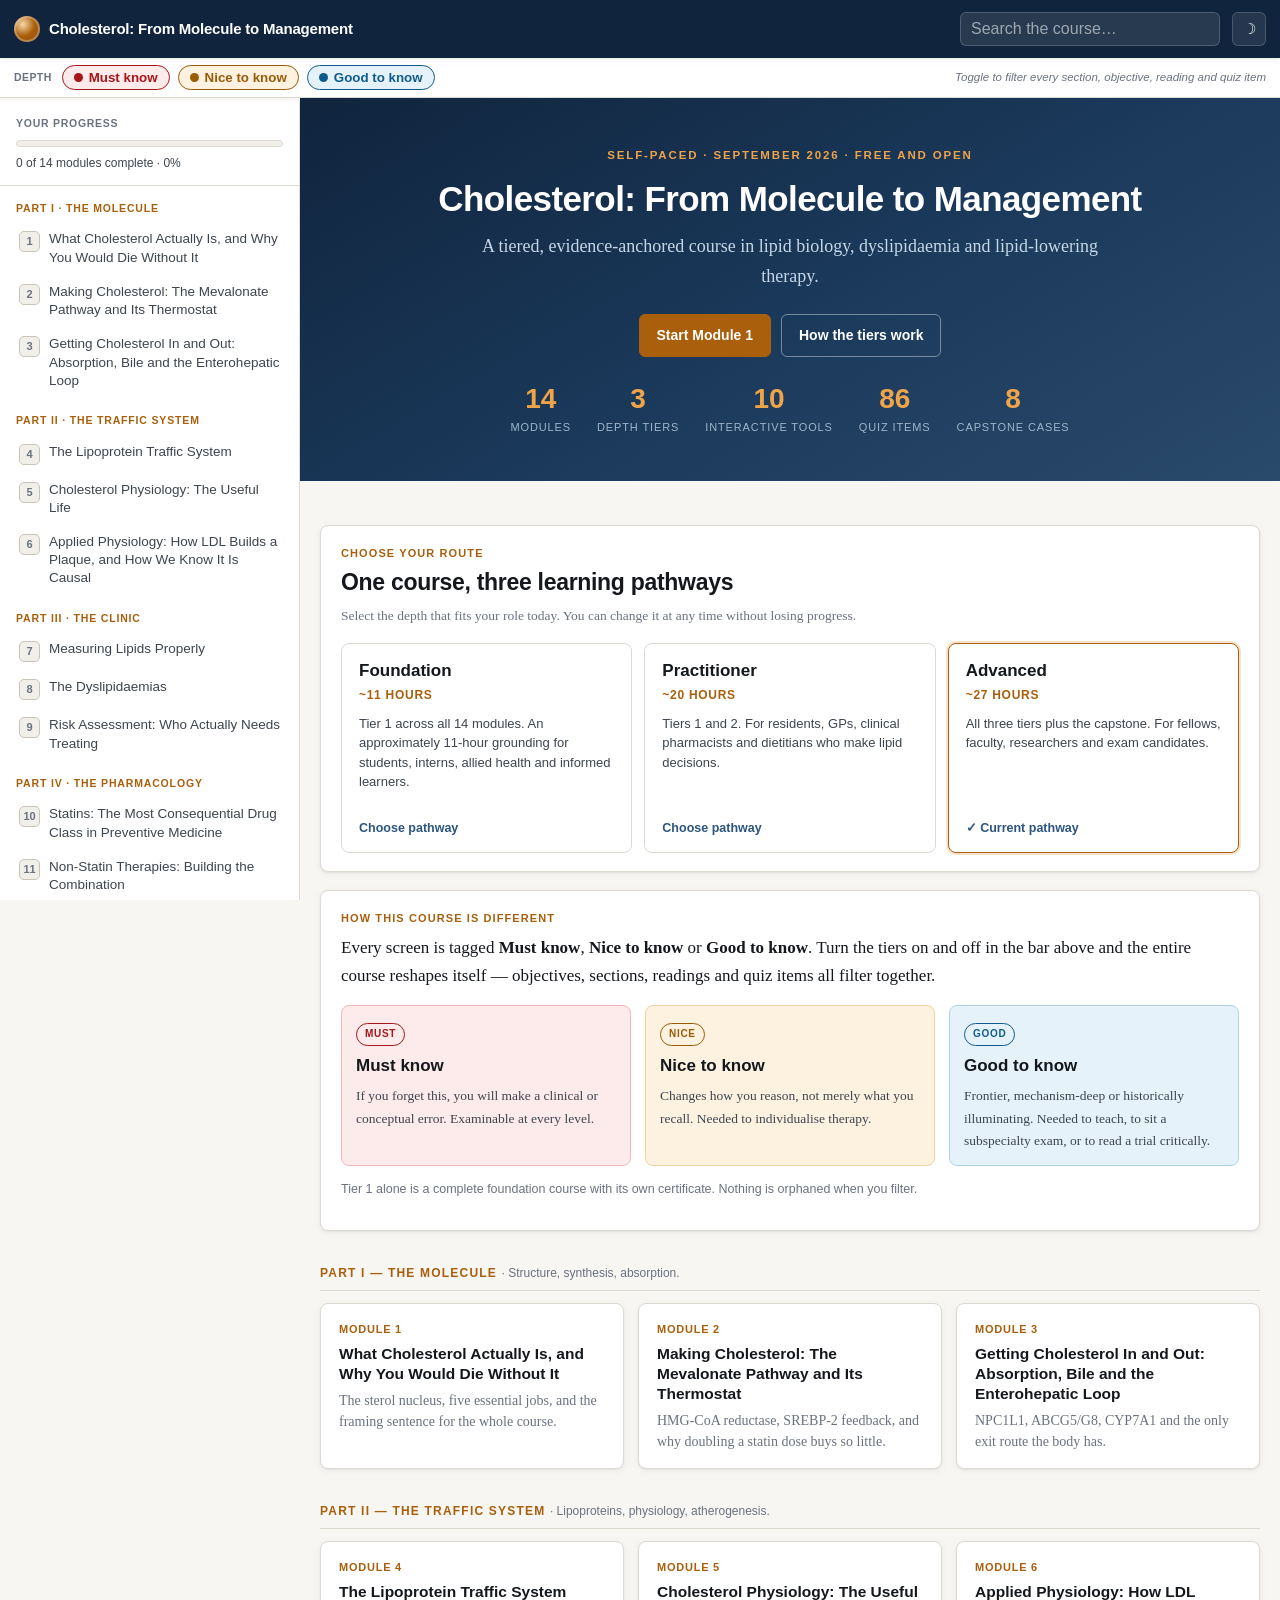
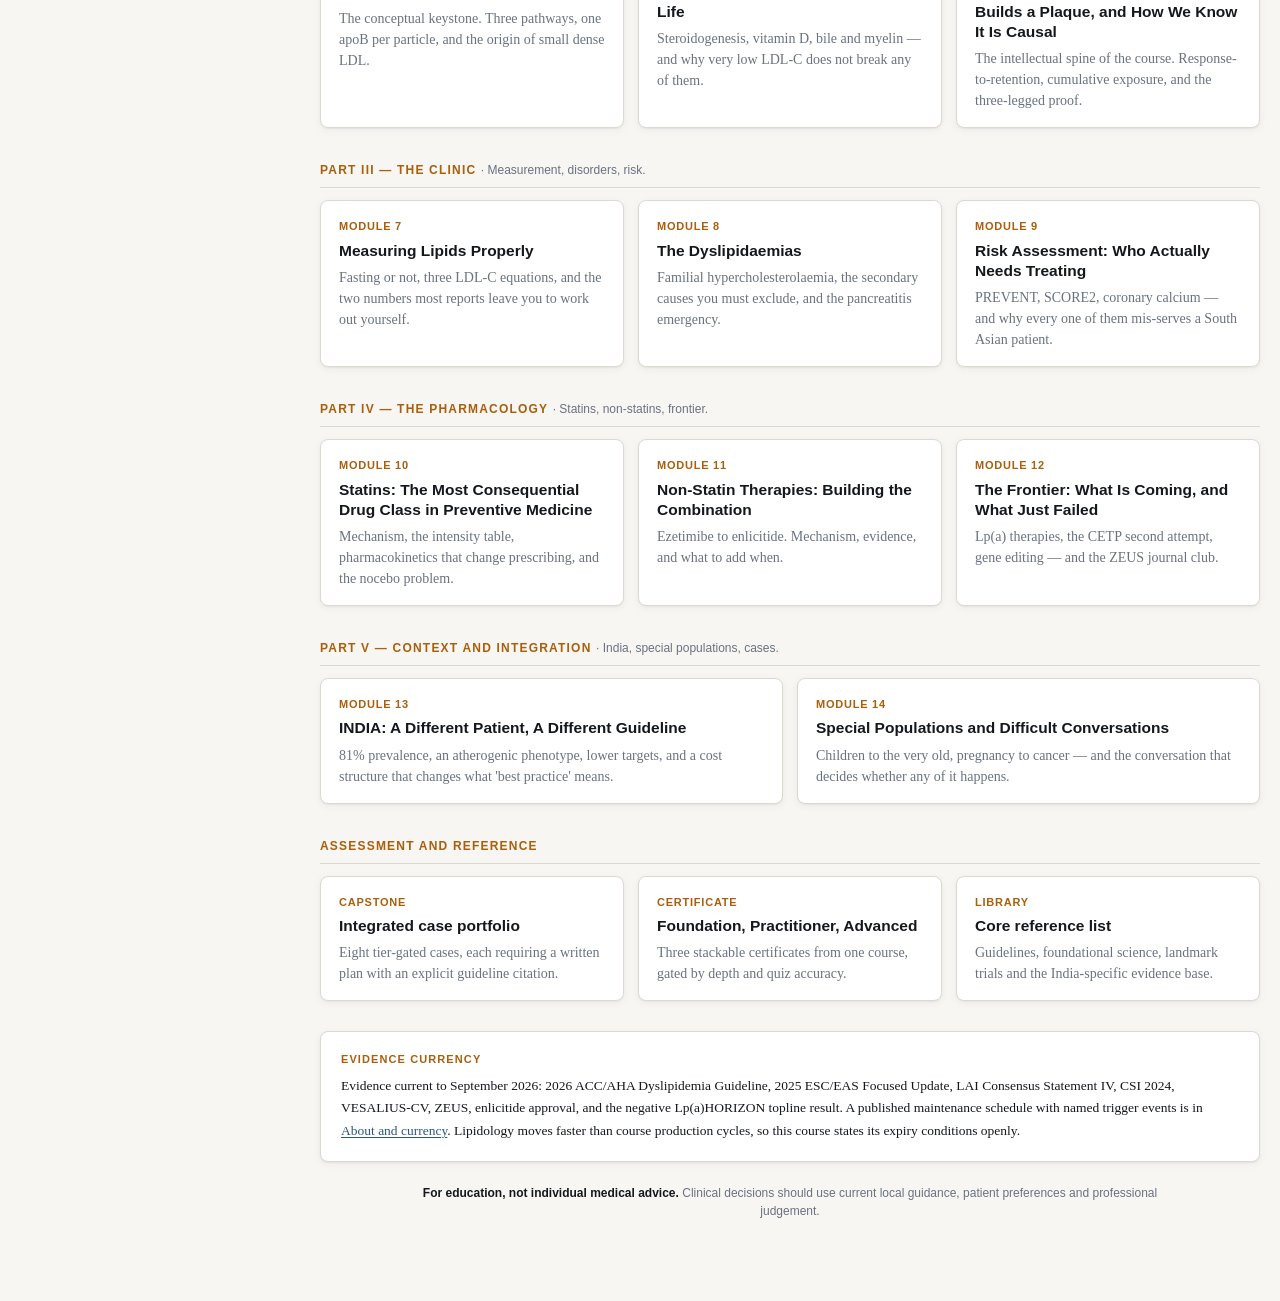
<file: index.html>
<!DOCTYPE html>
<html lang="en" data-theme="light">
<head>
<meta charset="utf-8">
<meta name="viewport" content="width=device-width, initial-scale=1, viewport-fit=cover">
<title>Cholesterol: From Molecule to Management</title>
<meta name="description" content="A free, tiered course in lipid biology, dyslipidaemia and lipid-lowering therapy, with interactive tools, clinical cases and a dedicated India module. Evidence current to September 2026.">
<meta name="author" content="Vikram S Kumar">
<meta name="robots" content="index, follow">
<link rel="canonical" href="https://vikramsakaleshpurkumar-byte.github.io/vikkypaedia-cholesterol-module-byte.github.io/">
<meta name="theme-color" content="#10243d" media="(prefers-color-scheme: light)">
<meta name="theme-color" content="#0b1622" media="(prefers-color-scheme: dark)">

<!-- Installable web app -->
<link rel="manifest" href="manifest.webmanifest">
<meta name="mobile-web-app-capable" content="yes">
<meta name="apple-mobile-web-app-capable" content="yes">
<meta name="apple-mobile-web-app-status-bar-style" content="black-translucent">
<meta name="apple-mobile-web-app-title" content="Cholesterol">
<link rel="apple-touch-icon" href="icon.svg">

<!-- Open Graph: makes shared links render properly in WhatsApp, Telegram, LinkedIn -->
<meta property="og:type" content="website">
<meta property="og:title" content="Cholesterol: From Molecule to Management">
<meta property="og:description" content="From the mevalonate pathway to the 2026 ACC/AHA guideline. Three depth tiers in one course. Free, open, works offline.">
<meta property="og:url" content="https://vikramsakaleshpurkumar-byte.github.io/vikkypaedia-cholesterol-module-byte.github.io/">
<meta property="og:image" content="https://vikramsakaleshpurkumar-byte.github.io/vikkypaedia-cholesterol-module-byte.github.io/social-card.png">
<meta property="og:image:width" content="1200">
<meta property="og:image:height" content="630">
<meta property="og:image:alt" content="Cholesterol: From Molecule to Management — a free, evidence-anchored course">
<meta name="twitter:card" content="summary_large_image">

<link rel="icon" href="icon.svg" type="image/svg+xml">
<link rel="stylesheet" href="assets/style.css">
<script type="application/ld+json">
{
  "@context": "https://schema.org",
  "@type": "Course",
  "name": "Cholesterol: From Molecule to Management",
  "description": "A free, tiered and evidence-anchored course in lipid biology, dyslipidaemia and lipid-lowering therapy.",
  "url": "https://vikramsakaleshpurkumar-byte.github.io/vikkypaedia-cholesterol-module-byte.github.io/",
  "isAccessibleForFree": true,
  "inLanguage": "en",
  "provider": {
    "@type": "Person",
    "name": "Vikram S Kumar",
    "sameAs": "https://orcid.org/0000-0002-1369-7682"
  },
  "hasCourseInstance": {
    "@type": "CourseInstance",
    "courseMode": "online",
    "courseWorkload": "PT11H"
  }
}
</script>
</head>
<body>

<a class="skip-link" href="#main">Skip to course content</a>

<header class="hdr">
  <button class="icon-btn" id="menuBtn" aria-label="Open course menu" aria-expanded="false" aria-controls="sidebar">&#9776;</button>
  <a class="hdr-brand" href="#/">
    <span class="mark" aria-hidden="true"></span>
    <span class="full">Cholesterol: From Molecule to Management</span>
    <span class="abbr">Cholesterol</span>
  </a>
  <span class="hdr-spacer"></span>
  <div class="hdr-search">
    <input type="search" id="search" placeholder="Search the course…" aria-label="Search the course" autocomplete="off">
    <div class="search-results" id="searchResults"></div>
  </div>
  <button class="icon-btn" id="themeBtn" aria-label="Use dark theme" aria-pressed="false">&#9789;</button>
</header>

<div class="tierbar" id="tierbar"></div>

<div class="scrim" id="scrim"></div>

<div class="shell">
  <nav class="sidebar" id="sidebar" aria-label="Course navigation"></nav>
  <main class="main" id="main" tabindex="-1">
    <div class="wrap"><p class="muted">Loading course…</p></div>
  </main>
</div>

<button class="fab" id="topBtn" aria-label="Back to top" title="Back to top">&#8593;</button>

<div id="installBar" role="dialog" aria-label="Install this course">
  <span class="txt"><b>Install for offline study</b><span>Add to your home screen — works without data</span></span>
  <button class="go" id="installGo">Install</button>
  <button class="no" id="installNo" aria-label="Dismiss">&times;</button>
</div>

<noscript>
  <div style="padding:30px;max-width:700px;margin:0 auto;font-family:Georgia,serif">
    <h2>JavaScript is required</h2>
    <p>This course uses JavaScript for the depth tiers, quizzes, interactive tools and progress tracking. Everything runs locally in your browser — nothing is uploaded anywhere. Please enable JavaScript and reload.</p>
  </div>
</noscript>

<script src="assets/content-a.js"></script>
<script src="assets/content-b.js"></script>
<script src="assets/course.js"></script>
<script src="assets/tools.js"></script>
<script src="assets/app.js"></script>
</body>
</html>
</file>
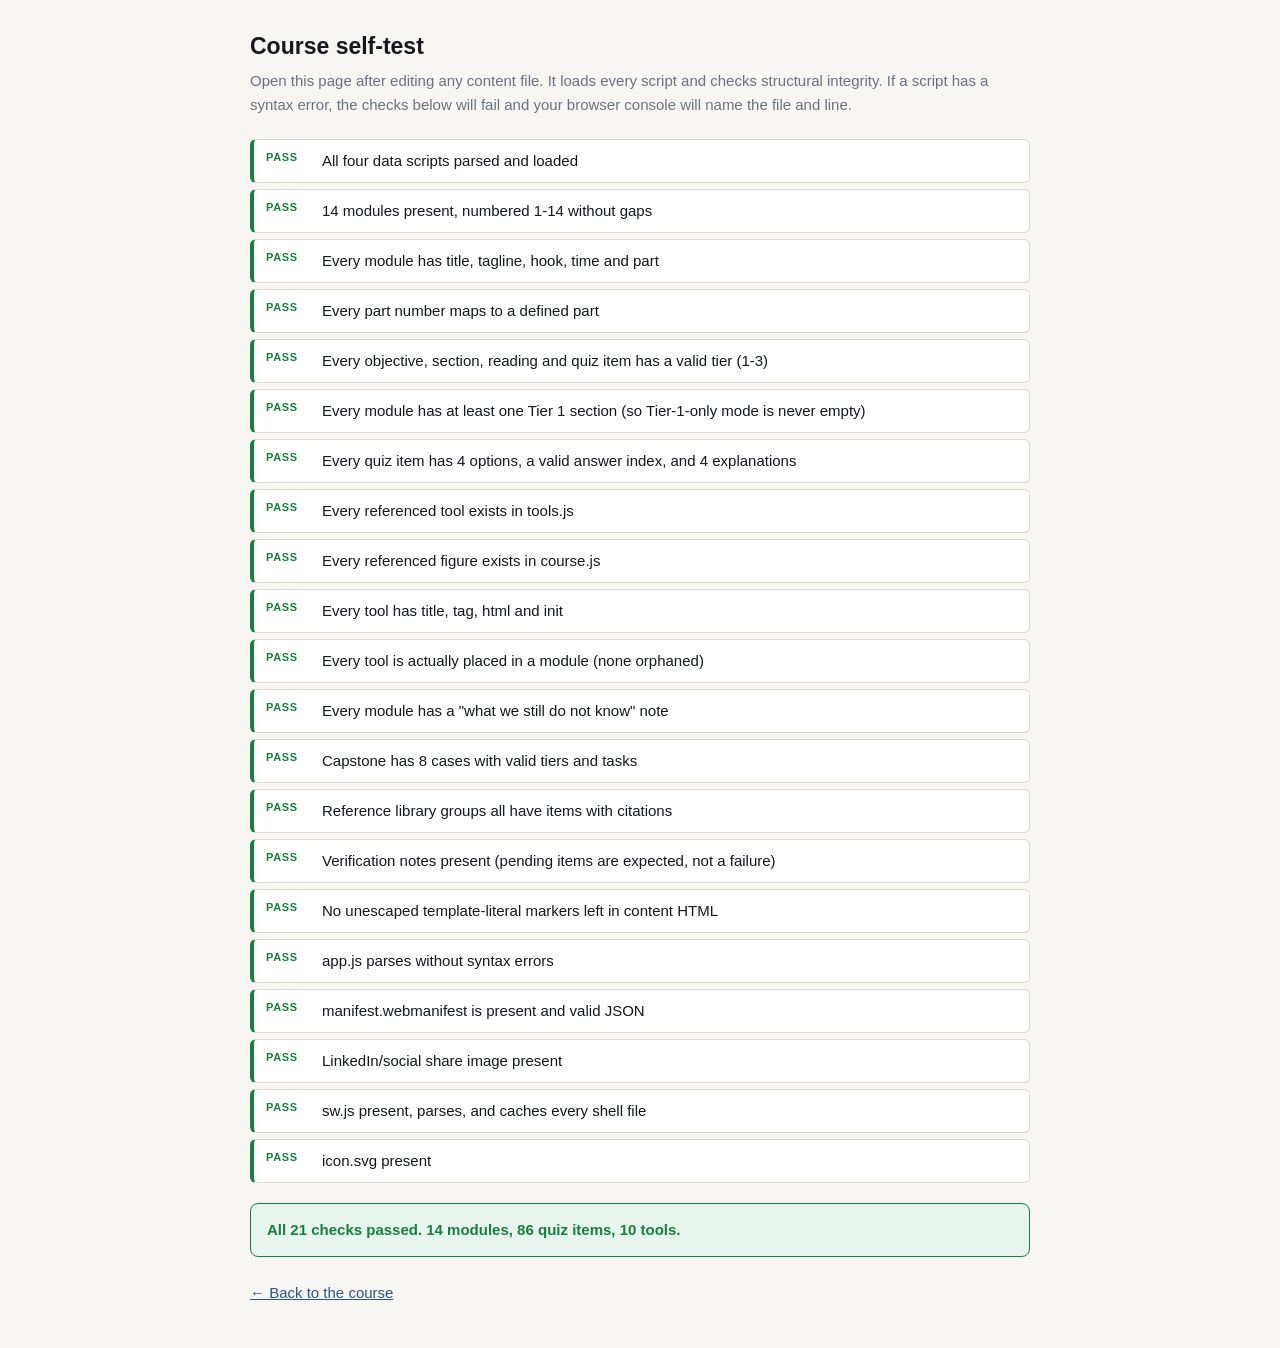
<file: check.html>
<!DOCTYPE html>
<html lang="en">
<head>
<meta charset="utf-8">
<meta name="viewport" content="width=device-width, initial-scale=1">
<title>Self-test — Cholesterol MOOC</title>
<link rel="icon" href="icon.svg" type="image/svg+xml">
<style>
  body{font:15px/1.6 -apple-system,BlinkMacSystemFont,'Segoe UI',Roboto,sans-serif;max-width:780px;margin:0 auto;padding:28px 20px;background:#f7f6f3;color:#14181d}
  h1{font-size:23px;margin:0 0 4px}
  p.sub{color:#6a7280;margin:0 0 22px}
  .row{display:flex;gap:10px;align-items:flex-start;padding:9px 12px;border-radius:6px;margin-bottom:6px;background:#fff;border:1px solid #ddd8d0}
  .row.pass{border-left:4px solid #15803d}
  .row.fail{border-left:4px solid #b91c1c;background:#fdeaea}
  .tag{font-weight:700;font-size:11px;letter-spacing:.06em;flex:none;width:46px}
  .pass .tag{color:#15803d}.fail .tag{color:#b91c1c}
  .sum{padding:14px 16px;border-radius:8px;margin:20px 0;font-weight:600}
  .sum.ok{background:#e7f5ec;border:1px solid #15803d;color:#15803d}
  .sum.bad{background:#fdeaea;border:1px solid #b91c1c;color:#b91c1c}
  code{background:#f1efea;padding:1px 5px;border-radius:4px;font-size:.9em}
  a{color:#2c5580}
</style>
</head>
<body>

<h1>Course self-test</h1>
<p class="sub">Open this page after editing any content file. It loads every script and checks structural integrity. If a script has a syntax error, the checks below will fail and your browser console will name the file and line.</p>

<div id="out"></div>
<div id="sum"></div>

<p style="margin-top:24px"><a href="index.html">&larr; Back to the course</a></p>

<script src="assets/content-a.js" onerror="window.__loadFail='content-a.js'"></script>
<script src="assets/content-b.js" onerror="window.__loadFail='content-b.js'"></script>
<script src="assets/course.js" onerror="window.__loadFail='course.js'"></script>
<script src="assets/tools.js" onerror="window.__loadFail='tools.js'"></script>
<script>
(function(){
  const out = document.getElementById('out');
  let pass = 0, fail = 0;
  function t(name, fn){
    let ok = false, detail = '';
    try { const r = fn(); ok = r === true || r === undefined; if (typeof r === 'string') { ok = false; detail = r; } }
    catch(e){ ok = false; detail = e.message; }
    ok ? pass++ : fail++;
    out.insertAdjacentHTML('beforeend',
      `<div class="row ${ok?'pass':'fail'}"><span class="tag">${ok?'PASS':'FAIL'}</span><span>${name}${detail?' — <code>'+detail+'</code>':''}</span></div>`);
  }

  t('All four data scripts parsed and loaded', () => {
    if (window.__loadFail) return 'failed to load ' + window.__loadFail;
    if (!window.MODULES) return 'window.MODULES missing — syntax error in content-a.js or content-b.js';
    if (!window.COURSE)  return 'window.COURSE missing — syntax error in course.js';
    if (!window.TOOLS)   return 'window.TOOLS missing — syntax error in tools.js';
    if (!window.FIGURES) return 'window.FIGURES missing';
    if (!window.CAPSTONE) return 'window.CAPSTONE missing';
    return true;
  });

  if (!window.MODULES) { render(); return; }

  t('14 modules present, numbered 1-14 without gaps', () => {
    const ids = MODULES.map(m => m.id).sort((a,b)=>a-b);
    if (ids.length !== 14) return ids.length + ' modules found';
    for (let i=0;i<14;i++) if (ids[i] !== i+1) return 'gap or duplicate at position ' + (i+1);
    return true;
  });

  t('Every module has title, tagline, hook, time and part', () => {
    for (const m of MODULES)
      for (const k of ['title','tagline','hook','time','part'])
        if (!m[k]) return `module ${m.id} missing ${k}`;
    return true;
  });

  t('Every part number maps to a defined part', () => {
    const ok = COURSE.parts.map(p => p.n);
    for (const m of MODULES) if (!ok.includes(m.part)) return `module ${m.id} has unknown part ${m.part}`;
    return true;
  });

  t('Every objective, section, reading and quiz item has a valid tier (1-3)', () => {
    for (const m of MODULES){
      for (const o of m.objectives) if (![1,2,3].includes(o.tier)) return `module ${m.id} objective tier ${o.tier}`;
      for (const s of m.sections) if (!s.tool && !s.figure && ![1,2,3].includes(s.tier)) return `module ${m.id} section tier ${s.tier}`;
      for (const r of m.readings) if (![1,2,3].includes(r.tier)) return `module ${m.id} reading tier ${r.tier}`;
      for (const q of m.quiz) if (![1,2,3].includes(q.tier)) return `module ${m.id} quiz tier ${q.tier}`;
    }
    return true;
  });

  t('Every module has at least one Tier 1 section (so Tier-1-only mode is never empty)', () => {
    for (const m of MODULES)
      if (!m.sections.some(s => s.tier === 1)) return `module ${m.id} has no Tier 1 section`;
    return true;
  });

  t('Every quiz item has 4 options, a valid answer index, and 4 explanations', () => {
    for (const m of MODULES) m.quiz.forEach((q,i) => {
      if (!Array.isArray(q.opts) || q.opts.length !== 4) throw new Error(`module ${m.id} q${i+1}: ${q.opts?q.opts.length:0} options`);
      if (!Number.isInteger(q.a) || q.a < 0 || q.a > 3) throw new Error(`module ${m.id} q${i+1}: answer index ${q.a}`);
      if (!Array.isArray(q.why) || q.why.length !== 4) throw new Error(`module ${m.id} q${i+1}: ${q.why?q.why.length:0} explanations, need 4`);
      q.why.forEach((w,j) => { if (!w || w.length < 15) throw new Error(`module ${m.id} q${i+1} option ${'ABCD'[j]}: explanation too short`); });
    });
    return true;
  });

  t('Every referenced tool exists in tools.js', () => {
    for (const m of MODULES) for (const s of m.sections)
      if (s.tool && !window.TOOLS[s.tool]) return `module ${m.id} references missing tool "${s.tool}"`;
    return true;
  });

  t('Every referenced figure exists in course.js', () => {
    for (const m of MODULES) for (const s of m.sections)
      if (s.figure && !window.FIGURES[s.figure]) return `module ${m.id} references missing figure "${s.figure}"`;
    return true;
  });

  t('Every tool has title, tag, html and init', () => {
    for (const k in window.TOOLS){
      const T = window.TOOLS[k];
      for (const f of ['title','tag','html','init']) if (T[f] === undefined) return `tool "${k}" missing ${f}`;
      if (typeof T.init !== 'function') return `tool "${k}" init is not a function`;
    }
    return true;
  });

  t('Every tool is actually placed in a module (none orphaned)', () => {
    const used = new Set();
    MODULES.forEach(m => m.sections.forEach(s => s.tool && used.add(s.tool)));
    const orphans = Object.keys(window.TOOLS).filter(k => !used.has(k));
    return orphans.length ? 'unused: ' + orphans.join(', ') : true;
  });

  t('Every module has a "what we still do not know" note', () => {
    for (const m of MODULES) if (!m.unknown) return `module ${m.id} missing`;
    return true;
  });

  t('Capstone has 8 cases with valid tiers and tasks', () => {
    if (CAPSTONE.length !== 8) return CAPSTONE.length + ' cases';
    for (const c of CAPSTONE){
      if (![1,2,3].includes(c.tier)) return `case ${c.n} tier ${c.tier}`;
      if (!c.asks || !c.asks.length) return `case ${c.n} has no tasks`;
    }
    return true;
  });

  t('Reference library groups all have items with citations', () => {
    for (const g of window.REFERENCES){
      if (!g.items || !g.items.length) return `group "${g.group}" empty`;
      for (const i of g.items) if (!i.cite) return `group "${g.group}" has an item without a citation`;
    }
    return true;
  });

  t('Verification notes present (pending items are expected, not a failure)', () => {
    if (!window.VERIFY_NOTES || !VERIFY_NOTES.pending) return 'missing';
    return true;
  });

  t('No unescaped template-literal markers left in content HTML', () => {
    for (const m of MODULES) for (const s of m.sections)
      if (s.html && s.html.includes('${')) return `module ${m.id} section "${s.h}" contains an unresolved placeholder`;
    return true;
  });

  render();

  // These checks need a real server (fetch is blocked on file://).
  // app.js in particular cannot be executed here — it expects the course DOM —
  // so we parse-check it with new Function() without running it.
  if (location.protocol.startsWith('http')) {
    Promise.all([
      fetch('assets/app.js').then(r => r.text()).then(src => {
        try { new Function(src); t('app.js parses without syntax errors', () => true); }
        catch (e) { t('app.js parses without syntax errors', () => e.message); }
      }).catch(() => t('app.js reachable', () => 'could not fetch assets/app.js')),

      fetch('manifest.webmanifest').then(r => r.json()).then(mf => {
        t('manifest.webmanifest is present and valid JSON', () => {
          if (!mf.name) return 'no name field';
          if (!mf.icons || !mf.icons.length) return 'no icons declared';
          if (mf.start_url !== './') return 'start_url should be "./" so the app works at any subpath';
          return true;
        });
      }).catch(() => t('manifest.webmanifest present', () => 'missing or invalid JSON — phones will not offer to install')),

      fetch('sw.js').then(r => r.text()).then(src => {
        t('sw.js present, parses, and caches every shell file', () => {
          try { new Function(src); } catch (e) { return e.message; }
          const need = ['index.html','assets/style.css','assets/content-a.js','assets/content-b.js',
                        'assets/course.js','assets/tools.js','assets/app.js'];
          const missing = need.filter(f => !src.includes(f));
          if (missing.length) return 'not cached for offline use: ' + missing.join(', ');
          if (!/CACHE_VERSION\s*=\s*'v\d+'/.test(src)) return 'CACHE_VERSION missing — you will not be able to push updates to learners';
          return true;
        });
      }).catch(() => t('sw.js present', () => 'missing — offline study will not work')),

      fetch('icon.svg').then(r => {
        t('icon.svg present', () => r.ok ? true : 'returned ' + r.status);
      }).catch(() => t('icon.svg present', () => 'missing — home-screen icon will fall back to a default')),

      fetch('social-card.png').then(r => {
        t('LinkedIn/social share image present', () => r.ok ? true : 'returned ' + r.status);
      }).catch(() => t('LinkedIn/social share image present', () => 'missing — shared links will have no large preview image'))
    ]).then(render);
  } else {
    out.insertAdjacentHTML('beforeend',
      '<div class="row"><span class="tag">SKIP</span><span>5 further checks (app.js syntax, manifest, service worker, icons and social image) need a server &mdash; run <code>serve.bat</code> and open <code>http://localhost:8080/check.html</code>, or check the live site after deploying</span></div>');
  }

  function render(){
    const total = pass + fail;
    const s = document.getElementById('sum');
    s.className = 'sum ' + (fail ? 'bad' : 'ok');
    s.textContent = fail
      ? `${fail} of ${total} checks failed. Open the browser console (F12) — a syntax error names the exact file and line.`
      : `All ${total} checks passed. ${window.MODULES ? MODULES.length + ' modules, ' + MODULES.reduce((a,m)=>a+m.quiz.length,0) + ' quiz items, ' + Object.keys(window.TOOLS).length + ' tools.' : ''}`;
  }
})();
</script>
</body>
</html>
</file>
<file: assets/style.css>
/* ==========================================================================
   CHOLESTEROL: FROM MOLECULE TO MANAGEMENT
   Self-hosted MOOC platform stylesheet
   No external dependencies. No web fonts. Mobile-first. Print-aware.
   ========================================================================== */

:root {
  /* Brand */
  --navy:        #10243d;
  --navy-2:      #1b3a5c;
  --navy-3:      #2c5580;
  --accent:      #a95f0c;
  --accent-soft: #f5e3cb;

  /* Tiers */
  --t1:      #a4161a;  --t1-bg: #fdeaea;  --t1-br: #f0b8b8;
  --t2:      #9a5b06;  --t2-bg: #fdf2e0;  --t2-br: #f0d3a0;
  --t3:      #0f5c8c;  --t3-bg: #e6f2fa;  --t3-br: #aed3ea;

  /* Lipoprotein visual language — used identically in every figure */
  --lp-cm:   #d97706;
  --lp-vldl: #ea580c;
  --lp-idl:  #9333ea;
  --lp-ldl:  #dc2626;
  --lp-hdl:  #15803d;
  --lp-lpa:  #6d28d9;

  /* Surface */
  --bg:        #f7f6f3;
  --surface:   #ffffff;
  --surface-2: #f1efea;
  --border:    #ddd8d0;
  --border-2:  #c9c3b8;

  /* Text */
  --ink:      #14181d;
  --ink-2:    #3d454f;
  --ink-3:    #6a7280;

  --ok:   #15803d;
  --warn: #b45309;
  --err:  #b91c1c;

  --serif: Georgia, 'Iowan Old Style', 'Times New Roman', serif;
  --sans:  -apple-system, BlinkMacSystemFont, 'Segoe UI', Roboto, 'Helvetica Neue', Arial, sans-serif;
  --mono:  ui-monospace, 'SF Mono', Menlo, Consolas, 'Liberation Mono', monospace;

  --shadow:   0 1px 2px rgba(16,36,61,.06), 0 2px 8px rgba(16,36,61,.05);
  --shadow-2: 0 4px 16px rgba(16,36,61,.10);
  --radius: 8px;
  --sidebar-w: 300px;
  --header-h: 58px;
}

[data-theme="dark"] {
  --navy: #0b1622; --navy-2: #14273c; --navy-3: #2b4d73;
  --accent: #e0973f; --accent-soft: #3a2c17;
  --t1: #ff8a8f; --t1-bg: #2e1416; --t1-br: #5c2226;
  --t2: #e9a748; --t2-bg: #2c2010; --t2-br: #5a411d;
  --t3: #6fbbe8; --t3-bg: #10222e; --t3-br: #1f4560;
  --bg: #0d1218; --surface: #151c25; --surface-2: #1c2530;
  --border: #2a3542; --border-2: #3b4757;
  --ink: #e8ecf1; --ink-2: #b5bec9; --ink-3: #838e9c;
  --ok: #5cc98a; --warn: #e9a748; --err: #ff8a8f;
  --shadow: 0 1px 2px rgba(0,0,0,.4); --shadow-2: 0 4px 16px rgba(0,0,0,.5);
}

/* ---------- Reset ---------- */
*, *::before, *::after { box-sizing: border-box; }
html { -webkit-text-size-adjust: 100%; scroll-behavior: smooth; }
body {
  margin: 0; background: var(--bg); color: var(--ink);
  font-family: var(--serif); font-size: 17px; line-height: 1.68;
  -webkit-font-smoothing: antialiased;
}
img, svg { max-width: 100%; height: auto; }
a { color: var(--navy-3); text-decoration-thickness: 1px; text-underline-offset: 2px; }
a:hover { color: var(--accent); }
[data-theme="dark"] a { color: #7fb8e8; }

.skip-link {
  position: fixed; left: 14px; top: 8px; z-index: 1000; transform: translateY(-160%);
  background: #fff; color: #10243d; border: 2px solid var(--accent); border-radius: 6px;
  padding: 8px 12px; font-family: var(--sans); font-weight: 700;
}
.skip-link:focus { transform: translateY(0); }
.visually-hidden {
  position: absolute !important; width: 1px !important; height: 1px !important;
  padding: 0 !important; margin: -1px !important; overflow: hidden !important;
  clip: rect(0, 0, 0, 0) !important; white-space: nowrap !important; border: 0 !important;
}

/* ---------- Header ---------- */
.hdr {
  position: sticky; top: 0; z-index: 200; height: var(--header-h);
  background: var(--navy); color: #fff;
  display: flex; align-items: center; gap: 12px; padding: 0 14px;
  box-shadow: 0 1px 0 rgba(255,255,255,.08), var(--shadow);
}
.hdr-brand {
  font-family: var(--sans); font-weight: 700; font-size: 15px;
  letter-spacing: -.2px; color: #fff; text-decoration: none;
  display: flex; align-items: center; gap: 9px; white-space: nowrap;
}
.hdr-brand:hover { color: #fff; }
.hdr-brand .mark {
  width: 26px; height: 26px; border-radius: 50%; flex: none;
  background: radial-gradient(circle at 34% 32%, #f7d9a8 0%, var(--accent) 48%, #8a4d0c 100%);
  box-shadow: inset 0 0 0 2px rgba(255,255,255,.28);
}
.hdr-brand .full { display: none; }
@media (min-width: 720px) { .hdr-brand .full { display: inline; } .hdr-brand .abbr { display: none; } }
.hdr-spacer { flex: 1 1 auto; }

.icon-btn {
  background: rgba(255,255,255,.09); color: #fff; border: 1px solid rgba(255,255,255,.16);
  border-radius: 6px; width: 34px; height: 34px; cursor: pointer;
  display: inline-flex; align-items: center; justify-content: center;
  font-size: 15px; font-family: var(--sans); flex: none;
}
.icon-btn:hover { background: rgba(255,255,255,.2); }
#menuBtn { display: inline-flex; }
@media (min-width: 1040px) { #menuBtn { display: none; } }

.hdr-search {
  position: relative; display: none; flex: 0 1 260px;
}
@media (min-width: 860px) { .hdr-search { display: block; } }
.hdr-search input {
  width: 100%; height: 34px; border-radius: 6px; padding: 0 10px;
  background: rgba(255,255,255,.1); border: 1px solid rgba(255,255,255,.18);
  color: #fff; font-family: var(--sans); font-size: 13.5px;
}
.hdr-search input::placeholder { color: rgba(255,255,255,.55); }
.hdr-search input:focus { outline: 2px solid var(--accent); background: rgba(255,255,255,.16); }

.search-results {
  position: absolute; top: 40px; left: 0; right: 0; max-height: 60vh; overflow-y: auto;
  background: var(--surface); border: 1px solid var(--border); border-radius: var(--radius);
  box-shadow: var(--shadow-2); display: none; z-index: 300;
}
.search-results.on { display: block; }
.sr-item { display: block; padding: 9px 12px; border-bottom: 1px solid var(--border);
  font-family: var(--sans); font-size: 13px; color: var(--ink); text-decoration: none; }
.sr-item:hover { background: var(--surface-2); color: var(--ink); }
.sr-item b { color: var(--navy-3); display: block; font-size: 12px; }
[data-theme="dark"] .sr-item b { color: #7fb8e8; }
.sr-empty { padding: 14px; font-family: var(--sans); font-size: 13px; color: var(--ink-3); }

/* ---------- Tier switch ---------- */
.tierbar {
  position: sticky; top: var(--header-h); z-index: 190;
  background: var(--surface); border-bottom: 1px solid var(--border);
  padding: 7px 14px; display: flex; align-items: center; gap: 8px;
  flex-wrap: wrap; font-family: var(--sans); font-size: 12.5px;
}
.tierbar .lbl { color: var(--ink-3); font-weight: 600; letter-spacing: .04em;
  text-transform: uppercase; font-size: 10.5px; margin-right: 2px; }
.tier-toggle {
  display: inline-flex; align-items: center; gap: 6px; cursor: pointer;
  padding: 4px 11px; border-radius: 999px; border: 1.5px solid var(--border-2);
  background: var(--surface); color: var(--ink-3); font-weight: 600; user-select: none;
  transition: all .12s;
}
.tier-toggle .dot { width: 9px; height: 9px; border-radius: 50%; background: currentColor; opacity: .35; }
.tier-toggle:hover { border-color: var(--ink-3); }
.tier-toggle[aria-pressed="true"] .dot { opacity: 1; }
.tier-toggle[data-tier="1"][aria-pressed="true"] { color: var(--t1); border-color: var(--t1); background: var(--t1-bg); }
.tier-toggle[data-tier="2"][aria-pressed="true"] { color: var(--t2); border-color: var(--t2); background: var(--t2-bg); }
.tier-toggle[data-tier="3"][aria-pressed="true"] { color: var(--t3); border-color: var(--t3); background: var(--t3-bg); }
.tier-hint { color: var(--ink-3); font-size: 11.5px; margin-left: auto; font-style: italic; }
@media (max-width: 620px) { .tier-hint { display: none; } }

/* ---------- Layout ---------- */
.shell { display: flex; align-items: flex-start; }

.sidebar {
  width: var(--sidebar-w); flex: none; background: var(--surface);
  border-right: 1px solid var(--border);
  position: sticky; top: calc(var(--header-h) + 43px);
  height: calc(100vh - var(--header-h) - 43px); overflow-y: auto;
  font-family: var(--sans); font-size: 13.5px; padding-bottom: 40px;
}
@media (max-width: 1039px) {
  .sidebar {
    position: fixed; top: 0; left: 0; height: 100vh; z-index: 400;
    transform: translateX(-100%); transition: transform .22s ease;
    box-shadow: var(--shadow-2); padding-top: 10px;
  }
  .sidebar.open { transform: translateX(0); }
  .scrim { position: fixed; inset: 0; background: rgba(0,0,0,.45); z-index: 390; display: none; }
  .scrim.on { display: block; }
}

.sb-progress { padding: 14px 16px 12px; border-bottom: 1px solid var(--border); }
.sb-progress .pt { font-size: 10.5px; text-transform: uppercase; letter-spacing: .07em;
  color: var(--ink-3); font-weight: 700; margin-bottom: 7px; }
.bar { height: 7px; background: var(--surface-2); border-radius: 99px; overflow: hidden; border: 1px solid var(--border); }
.bar > i { display: block; height: 100%; background: linear-gradient(90deg, var(--navy-3), var(--accent)); width: 0; transition: width .35s; }
.sb-progress .pn { font-size: 12px; color: var(--ink-2); margin-top: 6px; }

.sb-part { padding: 14px 16px 5px; font-size: 10.5px; font-weight: 700;
  text-transform: uppercase; letter-spacing: .08em; color: var(--accent); }
.sb-link {
  display: flex; gap: 9px; align-items: flex-start; padding: 8px 16px;
  color: var(--ink-2); text-decoration: none; border-left: 3px solid transparent; line-height: 1.35;
}
.sb-link:hover { background: var(--surface-2); color: var(--ink); }
.sb-link.active { background: var(--surface-2); border-left-color: var(--accent); color: var(--ink); font-weight: 600; }
.sb-num {
  flex: none; width: 21px; height: 21px; border-radius: 5px; background: var(--surface-2);
  border: 1px solid var(--border-2); font-size: 11px; font-weight: 700; color: var(--ink-3);
  display: grid; place-items: center; margin-top: 1px;
}
.sb-link.done .sb-num { background: var(--ok); border-color: var(--ok); color: #fff; }
.sb-link.active .sb-num { background: var(--navy); border-color: var(--navy); color: #fff; }
.sb-foot { padding: 16px; border-top: 1px solid var(--border); margin-top: 10px; }

.main { flex: 1 1 auto; min-width: 0; padding: 0 0 80px; }
.wrap { max-width: 820px; margin: 0 auto; padding: 26px 20px 0; }
.wrap-wide { max-width: 1120px; }

/* ---------- Typography ---------- */
h1, h2, h3, h4 { font-family: var(--sans); line-height: 1.24; color: var(--ink); }
h1 { font-size: clamp(25px, 4.4vw, 35px); font-weight: 800; letter-spacing: -.6px; margin: .2em 0 .3em; }
h2 { font-size: clamp(19px, 3vw, 23px); font-weight: 700; letter-spacing: -.3px;
  margin: 2em 0 .55em; padding-bottom: .3em; border-bottom: 2px solid var(--border); }
h3 { font-size: 16.5px; font-weight: 700; margin: 1.7em 0 .45em; }
h4 { font-size: 14px; font-weight: 700; margin: 1.3em 0 .35em;
  text-transform: uppercase; letter-spacing: .05em; color: var(--ink-3); }
p { margin: 0 0 1.05em; }
ul, ol { margin: 0 0 1.05em; padding-left: 1.4em; }
li { margin-bottom: .38em; }
strong { color: var(--ink); font-weight: 700; }
code { font-family: var(--mono); font-size: .87em; background: var(--surface-2);
  padding: 1px 5px; border-radius: 4px; border: 1px solid var(--border); }
.lede { font-size: 19px; color: var(--ink-2); line-height: 1.6; }
.eyebrow { font-family: var(--sans); font-size: 11px; font-weight: 700; letter-spacing: .1em;
  text-transform: uppercase; color: var(--accent); margin-bottom: 6px; }

/* ---------- Cards & callouts ---------- */
.card { background: var(--surface); border: 1px solid var(--border);
  border-radius: var(--radius); padding: 18px 20px; margin: 18px 0; box-shadow: var(--shadow); }

.hook {
  background: var(--navy); color: #eef3f8; border-radius: var(--radius);
  padding: 20px 22px; margin: 20px 0 26px; position: relative; border: none;
}
.hook .eyebrow { color: var(--accent); }
.hook p { margin: 0; font-size: 18px; font-style: italic; line-height: 1.55; color: #eef3f8; }

.keybox {
  border-left: 4px solid var(--accent); background: var(--accent-soft);
  padding: 14px 18px; margin: 18px 0; border-radius: 0 var(--radius) var(--radius) 0;
}
.keybox p:last-child { margin-bottom: 0; }
.keybox .eyebrow { color: #8a4d0c; }
[data-theme="dark"] .keybox .eyebrow { color: var(--accent); }

.unknown {
  border: 1px dashed var(--border-2); background: var(--surface-2);
  padding: 14px 18px; border-radius: var(--radius); margin: 24px 0;
}
.unknown .eyebrow { color: var(--ink-3); }
.unknown p { margin: 0; font-style: italic; color: var(--ink-2); }

/* ---------- Tier blocks ---------- */
.tierblock {
  border: 1px solid var(--border); border-radius: var(--radius);
  margin: 16px 0; overflow: hidden; background: var(--surface);
}
.tierblock.hide { display: none; }
.tb-head {
  display: flex; align-items: center; gap: 10px; padding: 10px 15px; cursor: pointer;
  font-family: var(--sans); font-size: 13px; font-weight: 700; user-select: none;
  border: 0; border-bottom: 1px solid transparent; width: 100%; text-align: left; color: inherit;
}
.tierblock.open .tb-head { border-bottom-color: var(--border); }
.tb-head .caret { margin-left: auto; transition: transform .18s; font-size: 11px; opacity: .6; }
.tierblock.open .tb-head .caret { transform: rotate(90deg); }
.tb-body { padding: 15px 18px 4px; display: none; }
.tierblock.open .tb-body { display: block; }

.tierblock[data-tier="1"] .tb-head { background: var(--t1-bg); color: var(--t1); }
.tierblock[data-tier="1"] { border-color: var(--t1-br); }
.tierblock[data-tier="2"] .tb-head { background: var(--t2-bg); color: var(--t2); }
.tierblock[data-tier="2"] { border-color: var(--t2-br); }
.tierblock[data-tier="3"] .tb-head { background: var(--t3-bg); color: var(--t3); }
.tierblock[data-tier="3"] { border-color: var(--t3-br); }

.badge {
  display: inline-flex; align-items: center; gap: 5px; font-family: var(--sans);
  font-size: 10px; font-weight: 800; letter-spacing: .07em; text-transform: uppercase;
  padding: 2px 8px; border-radius: 99px; border: 1.5px solid currentColor; white-space: nowrap;
}
.badge.t1 { color: var(--t1); background: var(--t1-bg); }
.badge.t2 { color: var(--t2); background: var(--t2-bg); }
.badge.t3 { color: var(--t3); background: var(--t3-bg); }

.obj-list { list-style: none; padding: 0; }
.obj-list li { display: flex; gap: 10px; align-items: flex-start; margin-bottom: .6em; }
.obj-list li.hide { display: none; }

/* ---------- Tables ---------- */
.tablewrap { overflow-x: auto; margin: 18px 0; border: 1px solid var(--border);
  border-radius: var(--radius); background: var(--surface); -webkit-overflow-scrolling: touch; }
table { border-collapse: collapse; width: 100%; font-family: var(--sans); font-size: 13.5px; }
th, td { padding: 9px 12px; text-align: left; border-bottom: 1px solid var(--border); vertical-align: top; }
th { background: var(--surface-2); font-weight: 700; font-size: 12px;
  text-transform: uppercase; letter-spacing: .04em; color: var(--ink-2); position: sticky; top: 0; }
tbody tr:last-child td { border-bottom: none; }
tbody tr:hover { background: var(--surface-2); }
td.num { font-variant-numeric: tabular-nums; white-space: nowrap; }

/* ---------- Quiz ---------- */
.quiz { background: var(--surface); border: 1px solid var(--border);
  border-radius: var(--radius); padding: 18px 20px; margin: 18px 0; box-shadow: var(--shadow); }
.quiz.hide { display: none; }
.q-stem { font-weight: 600; margin: 0 0 12px; }
.q-opts { list-style: none; padding: 0; margin: 0; }
.q-opt {
  display: flex; gap: 10px; align-items: flex-start; padding: 10px 13px; margin-bottom: 7px;
  border: 1.5px solid var(--border); border-radius: 6px; cursor: pointer;
  width: 100%; text-align: left; color: var(--ink); line-height: 1.45;
  font-family: var(--sans); font-size: 14.5px; background: var(--surface); transition: all .12s;
}
.q-opt:hover { border-color: var(--navy-3); background: var(--surface-2); }
.q-opt .key { flex: none; width: 22px; height: 22px; border-radius: 4px; background: var(--surface-2);
  border: 1px solid var(--border-2); display: grid; place-items: center; font-size: 11.5px; font-weight: 700; }
.q-opt.correct { border-color: var(--ok); background: rgba(21,128,61,.09); }
.q-opt.correct .key { background: var(--ok); border-color: var(--ok); color: #fff; }
.q-opt.wrong { border-color: var(--err); background: rgba(185,28,28,.08); }
.q-opt.wrong .key { background: var(--err); border-color: var(--err); color: #fff; }
.q-opt.locked, .q-opt:disabled { cursor: default; opacity: 1; color: var(--ink); }
.q-fb { margin-top: 6px; padding: 10px 13px; border-radius: 6px; font-family: var(--sans);
  font-size: 13.5px; line-height: 1.55; display: none; }
.q-fb.on { display: block; }
.q-fb.good { background: rgba(21,128,61,.1); border-left: 3px solid var(--ok); }
.q-fb.bad { background: rgba(185,28,28,.08); border-left: 3px solid var(--err); }
.retry-quiz { display: inline-flex; margin-top: 10px; padding: 6px 10px; border: 1px solid currentColor;
  border-radius: 5px; background: transparent; color: inherit; font: 700 12px var(--sans); cursor: pointer; }
.q-meta { display: flex; align-items: center; gap: 9px; margin-bottom: 10px; }
.q-count { font-family: var(--sans); font-size: 11.5px; color: var(--ink-3); font-weight: 600; }

/* ---------- Buttons ---------- */
.btn {
  display: inline-flex; align-items: center; justify-content: center; gap: 7px;
  font-family: var(--sans); font-size: 14px; font-weight: 600; padding: 9px 17px;
  border-radius: 6px; border: 1.5px solid var(--navy); background: var(--navy); color: #fff;
  cursor: pointer; text-decoration: none; transition: all .12s;
}
.btn:hover { background: var(--navy-2); border-color: var(--navy-2); color: #fff; }
.btn.ghost { background: transparent; color: var(--ink); border-color: var(--border-2); }
.btn.ghost:hover { background: var(--surface-2); color: var(--ink); border-color: var(--ink-3); }
.btn.accent { background: var(--accent); border-color: var(--accent); }
.btn.accent:hover { background: #8d4d08; border-color: #8d4d08; }
[data-theme="dark"] .btn.accent, [data-theme="dark"] #installBar .go {
  background: #a95f0c; border-color: #a95f0c; color: #fff;
}
[data-theme="dark"] .btn.accent:hover { background: #8d4d08; border-color: #8d4d08; }
.btn.sm { font-size: 12.5px; padding: 6px 12px; }
.btn:disabled { opacity: .45; cursor: not-allowed; }
.btnrow { display: flex; gap: 10px; flex-wrap: wrap; align-items: center; margin: 20px 0; }

/* ---------- Tools ---------- */
.tool { background: var(--surface); border: 2px solid var(--navy-3);
  border-radius: var(--radius); margin: 24px 0; overflow: hidden; }
.tool-head { background: var(--navy); color: #fff; padding: 11px 18px;
  font-family: var(--sans); font-weight: 700; font-size: 14px;
  display: flex; align-items: center; gap: 9px; }
.tool-head .tag { font-size: 10px; letter-spacing: .08em; text-transform: uppercase;
  background: rgba(255,255,255,.16); padding: 2px 7px; border-radius: 99px; margin-left: auto; }
.tool-body { padding: 18px; }
.fields { display: grid; grid-template-columns: repeat(auto-fit, minmax(140px, 1fr)); gap: 12px; margin-bottom: 16px; }
.field label { display: block; font-family: var(--sans); font-size: 11.5px; font-weight: 700;
  text-transform: uppercase; letter-spacing: .04em; color: var(--ink-3); margin-bottom: 4px; }
.field input, .field select {
  width: 100%; padding: 8px 10px; border: 1.5px solid var(--border-2); border-radius: 6px;
  font-family: var(--sans); font-size: 15px; background: var(--surface); color: var(--ink);
  font-variant-numeric: tabular-nums;
}
.field input:focus, .field select:focus { outline: none; border-color: var(--navy-3); box-shadow: 0 0 0 3px rgba(44,85,128,.16); }
.out { background: var(--surface-2); border: 1px solid var(--border); border-radius: 6px; padding: 14px 16px; margin-top: 14px; }
.out-grid { display: grid; grid-template-columns: repeat(auto-fit, minmax(130px, 1fr)); gap: 12px; }
.stat { text-align: center; padding: 10px 6px; background: var(--surface); border: 1px solid var(--border); border-radius: 6px; }
.stat .k { font-family: var(--sans); font-size: 10.5px; font-weight: 700; text-transform: uppercase;
  letter-spacing: .05em; color: var(--ink-3); margin-bottom: 3px; }
.stat .v { font-family: var(--sans); font-size: 22px; font-weight: 800; font-variant-numeric: tabular-nums; color: var(--navy-3); line-height: 1.1; }
[data-theme="dark"] .stat .v { color: #7fb8e8; }
.stat .u { font-size: 11px; color: var(--ink-3); font-family: var(--sans); }
.stat.hi .v { color: var(--err); }
.stat.ok .v { color: var(--ok); }
.note { font-family: var(--sans); font-size: 12.5px; color: var(--ink-3); line-height: 1.5; margin-top: 10px; }
.flag { font-family: var(--sans); font-size: 13px; padding: 9px 12px; border-radius: 6px; margin-top: 10px; }
.flag.warn { background: rgba(180,83,9,.11); border-left: 3px solid var(--warn); color: var(--ink); }
.flag.err  { background: rgba(185,28,28,.09); border-left: 3px solid var(--err); color: var(--ink); }
.flag.ok   { background: rgba(21,128,61,.1); border-left: 3px solid var(--ok); color: var(--ink); }

.checkgrid { display: grid; grid-template-columns: repeat(auto-fit, minmax(210px, 1fr)); gap: 8px; }
.chk { display: flex; gap: 9px; align-items: flex-start; padding: 9px 11px; border: 1.5px solid var(--border);
  border-radius: 6px; cursor: pointer; font-family: var(--sans); font-size: 13.5px; background: var(--surface); }
.chk:hover { border-color: var(--navy-3); }
.chk.on { border-color: var(--navy-3); background: var(--surface-2); }
.chk input { margin-top: 3px; flex: none; }
.chk .sub { display: block; font-size: 11.5px; color: var(--ink-3); }

/* ---------- Module page furniture ---------- */
.mod-head { border-bottom: 3px solid var(--navy); padding-bottom: 16px; margin-bottom: 4px; }
.mod-meta { display: flex; gap: 8px; flex-wrap: wrap; align-items: center;
  font-family: var(--sans); font-size: 12px; color: var(--ink-3); margin-top: 10px; }
.pill { background: var(--surface-2); border: 1px solid var(--border); padding: 3px 10px;
  border-radius: 99px; font-weight: 600; }

.nav-foot { display: flex; gap: 12px; justify-content: space-between;
  margin-top: 46px; padding-top: 22px; border-top: 1px solid var(--border); }
.nav-foot a { flex: 1 1 0; text-decoration: none; padding: 13px 16px; border: 1px solid var(--border);
  border-radius: var(--radius); background: var(--surface); font-family: var(--sans); color: var(--ink); }
.nav-foot a:hover { border-color: var(--navy-3); background: var(--surface-2); color: var(--ink); }
.nav-foot .dir { font-size: 10.5px; text-transform: uppercase; letter-spacing: .07em; color: var(--ink-3); font-weight: 700; }
.nav-foot .ttl { font-weight: 600; font-size: 14px; margin-top: 2px; }
.nav-foot .next { text-align: right; }

.readings { list-style: none; padding: 0; }
.readings li { display: flex; gap: 10px; align-items: flex-start; padding: 9px 0; border-bottom: 1px solid var(--border); }
.readings li.hide { display: none; }
.readings .why { display: block; font-size: 13px; color: var(--ink-3); font-family: var(--sans); }

/* ---------- Home ---------- */
.hero { background: linear-gradient(150deg, var(--navy) 0%, var(--navy-2) 55%, #2a4a6b 100%);
  color: #fff; padding: 48px 20px 44px; text-align: center; }
.hero h1 { color: #fff; max-width: 900px; margin: 0 auto .3em; }
.hero .sub { color: #c5d6e6; font-size: 18px; max-width: 660px; margin: 0 auto 22px; }
.hero .kicker { font-family: var(--sans); font-size: 11.5px; letter-spacing: .16em;
  text-transform: uppercase; color: #f0a44a; font-weight: 700; margin-bottom: 12px; }
.hero-stats { display: flex; gap: 26px; justify-content: center; flex-wrap: wrap; margin-top: 28px; }
.hero-stats .hs { text-align: center; }
.hero-stats .n { font-family: var(--sans); font-size: 28px; font-weight: 800; color: #f0a44a; line-height: 1; }
.hero-stats .l { font-family: var(--sans); font-size: 11px; text-transform: uppercase;
  letter-spacing: .08em; color: #9fb6cb; margin-top: 5px; }

.pathway-section h2 { margin: .25em 0 .35em; border: 0; padding: 0; }
.path-grid { display: grid; grid-template-columns: repeat(3, minmax(0, 1fr)); gap: 12px; margin-top: 16px; }
.path-card { display: flex; flex-direction: column; align-items: flex-start; min-height: 210px;
  padding: 17px; border: 1.5px solid var(--border); border-radius: var(--radius);
  background: var(--surface); color: var(--ink); text-align: left; cursor: pointer; }
.path-card:hover { border-color: var(--navy-3); background: var(--surface-2); }
.path-card.selected { border-color: var(--accent); box-shadow: 0 0 0 2px var(--accent-soft); }
.path-name { font: 800 17px/1.2 var(--sans); }
.path-time { margin-top: 6px; font: 700 12px var(--sans); color: var(--accent); text-transform: uppercase; letter-spacing: .06em; }
.path-desc { margin: 12px 0; font-size: 13px; line-height: 1.5; color: var(--ink-2); }
.path-action { margin-top: auto; font: 700 12.5px var(--sans); color: var(--navy-3); }
[data-theme="dark"] .path-action { color: #7fb8e8; }
.course-disclaimer { margin: 22px auto 0; max-width: 760px; text-align: center;
  color: var(--ink-3); font: 12px/1.55 var(--sans); }

.grid { display: grid; gap: 14px; }
.grid.g3 { grid-template-columns: repeat(auto-fit, minmax(250px, 1fr)); }
.grid.g2 { grid-template-columns: repeat(auto-fit, minmax(300px, 1fr)); }

.modcard { display: block; background: var(--surface); border: 1px solid var(--border);
  border-radius: var(--radius); padding: 16px 18px; text-decoration: none; color: var(--ink);
  box-shadow: var(--shadow); transition: all .14s; position: relative; }
.modcard:hover { transform: translateY(-2px); box-shadow: var(--shadow-2); border-color: var(--navy-3); color: var(--ink); }
.modcard .n { font-family: var(--sans); font-size: 11px; font-weight: 700; letter-spacing: .07em;
  text-transform: uppercase; color: var(--accent); }
.modcard .t { font-family: var(--sans); font-weight: 700; font-size: 15.5px; margin: 5px 0 6px; line-height: 1.3; }
.modcard .d { font-size: 14px; color: var(--ink-3); line-height: 1.5; }
.modcard .tick { position: absolute; top: 13px; right: 14px; width: 20px; height: 20px;
  border-radius: 50%; background: var(--ok); color: #fff; display: none; place-items: center; font-size: 12px; }
.modcard.done .tick { display: grid; }

.part-hd { font-family: var(--sans); font-size: 12px; font-weight: 800; letter-spacing: .1em;
  text-transform: uppercase; color: var(--accent); margin: 32px 0 12px;
  padding-bottom: 7px; border-bottom: 1px solid var(--border); }

/* ---------- Certificate ---------- */
.cert { background: #fffdf8; color: #10243d; border: 3px double #10243d; padding: 42px 36px;
  text-align: center; font-family: var(--serif); margin: 20px 0; }
.cert .ct { font-family: var(--sans); font-size: 11px; letter-spacing: .3em; text-transform: uppercase; color: #a95f0c; }
.cert h2 { border: none; font-size: 30px; margin: 12px 0 4px; color: #10243d; }
.cert .nm { font-size: 27px; font-style: italic; margin: 22px 0 6px; border-bottom: 1px solid #c9c3b8;
  display: inline-block; padding: 0 34px 5px; min-width: 260px; }
.cert .dt { font-family: var(--sans); font-size: 12px; color: #6a7280; margin-top: 22px; }

/* ---------- Misc ---------- */
.hide { display: none !important; }
.muted { color: var(--ink-3); }
.small { font-size: 13.5px; }
.center { text-align: center; }
hr { border: none; border-top: 1px solid var(--border); margin: 30px 0; }
.toast { position: fixed; bottom: 20px; left: 50%; transform: translateX(-50%) translateY(80px);
  background: var(--navy); color: #fff; padding: 11px 20px; border-radius: 99px;
  font-family: var(--sans); font-size: 13.5px; box-shadow: var(--shadow-2); z-index: 500;
  transition: transform .25s; }
.toast.on { transform: translateX(-50%) translateY(0); }

.figure { margin: 22px 0; text-align: center; }
.figure svg { max-width: 100%; }
.figure figcaption { font-family: var(--sans); font-size: 12.5px; color: var(--ink-3); margin-top: 8px; }

/* ==========================================================================
   ON THIS PAGE — in-module jump list
   ========================================================================== */
.otp { border: 1px solid var(--border); border-radius: var(--radius); background: var(--surface);
  margin: 20px 0; overflow: hidden; }
.otp > summary { padding: 11px 16px; cursor: pointer; font-family: var(--sans);
  font-size: 13px; font-weight: 700; color: var(--ink-2); background: var(--surface-2);
  list-style: none; display: flex; align-items: center; gap: 8px; }
.otp > summary::-webkit-details-marker { display: none; }
.otp > summary::after { content: '▾'; margin-left: auto; opacity: .55; transition: transform .18s; }
.otp[open] > summary::after { transform: rotate(180deg); }
.otp ol { margin: 0; padding: 10px 16px 12px 34px; }
.otp li { margin-bottom: .3em; }
.otp a { font-family: var(--sans); font-size: 13.5px; color: var(--ink-2); text-decoration: none; }
.otp a:hover { color: var(--accent); text-decoration: underline; }
.otp .bd { display: inline-block; width: 34px; font-size: 9px; font-weight: 800;
  letter-spacing: .05em; margin-right: 6px; }
.otp .b1 { color: var(--t1); } .otp .b2 { color: var(--t2); } .otp .b3 { color: var(--t3); }

/* ==========================================================================
   FLOATING CONTROLS — back to top, install
   ========================================================================== */
.fab {
  position: fixed; right: 16px; bottom: calc(16px + env(safe-area-inset-bottom, 0px));
  width: 46px; height: 46px; border-radius: 50%; z-index: 150;
  background: var(--navy); color: #fff; border: none; cursor: pointer;
  box-shadow: var(--shadow-2); font-size: 19px; line-height: 1;
  display: none; align-items: center; justify-content: center;
  opacity: 0; transform: translateY(10px); transition: opacity .2s, transform .2s;
}
.fab.show { display: flex; opacity: 1; transform: translateY(0); }
.fab:active { background: var(--navy-2); }

#installBar {
  position: fixed; left: 12px; right: 12px; bottom: calc(12px + env(safe-area-inset-bottom, 0px));
  z-index: 160; background: var(--navy); color: #fff; border-radius: 10px;
  padding: 12px 14px; box-shadow: var(--shadow-2); display: none;
  align-items: center; gap: 12px; font-family: var(--sans); font-size: 13.5px;
}
#installBar.show { display: flex; }
#installBar .txt { flex: 1 1 auto; line-height: 1.35; }
#installBar .txt b { display: block; font-size: 14px; }
#installBar .txt span { opacity: .8; font-size: 12px; }
#installBar button { flex: none; border: none; border-radius: 6px; cursor: pointer;
  font-family: var(--sans); font-weight: 700; font-size: 13px; padding: 8px 13px; }
#installBar .go { background: var(--accent); color: #fff; }
#installBar .no { background: transparent; color: rgba(255,255,255,.65); padding: 8px 4px; }

.offline-note { font-family: var(--sans); font-size: 12px; color: var(--ink-3);
  text-align: center; padding: 8px; }

/* ==========================================================================
   MOBILE HARDENING
   ========================================================================== */

/* iOS zooms the page whenever a focused input is under 16px. Never go below. */
.field input, .field select, #sbSearch, .hdr-search input { font-size: 16px; }

/* Notch and home-indicator safe areas */
.hdr { padding-left: max(14px, env(safe-area-inset-left)); padding-right: max(14px, env(safe-area-inset-right)); }
.main { padding-bottom: calc(80px + env(safe-area-inset-bottom, 0px)); }

/* Sidebar search — hidden on desktop, shown inside the drawer on mobile */
.sb-search { display: none; padding: 12px 14px 4px; }
.sb-search input { width: 100%; height: 40px; border-radius: 8px; padding: 0 12px;
  border: 1.5px solid var(--border-2); background: var(--surface); color: var(--ink);
  font-family: var(--sans); }
.sb-close { display: none; }

@media (max-width: 1039px) {
  .sb-search { display: block; }
  .sb-close { display: flex; align-items: center; justify-content: space-between;
    padding: 12px 14px 4px; font-family: var(--sans); font-weight: 800; font-size: 12px;
    letter-spacing: .08em; text-transform: uppercase; color: var(--ink-3); }
  .sb-close button { background: var(--surface-2); border: 1px solid var(--border-2);
    border-radius: 6px; width: 30px; height: 30px; font-size: 15px; cursor: pointer; color: var(--ink); }
  .sidebar { width: min(88vw, 340px); }
}

@media (max-width: 720px) {
  body { font-size: 16.5px; }

  /* Comfortable thumb targets throughout */
  .tier-toggle { padding: 8px 13px; font-size: 13px; }
  .tierbar { padding: 8px 12px; gap: 6px; }
  .sb-link { padding: 11px 16px; }
  .q-opt { padding: 13px 14px; }
  .btn { padding: 11px 18px; }
  .icon-btn { width: 38px; height: 38px; }
  .chk { padding: 12px 13px; }
  .otp > summary { padding: 13px 16px; }
  .tb-head { padding: 13px 15px; }

  .wrap { padding: 20px 15px 0; }
  h1 { font-size: 25px; }
  .hero { padding: 34px 16px 30px; }
  .hero .sub { font-size: 16.5px; }
  .hero-stats { gap: 18px; }
  .hero-stats .n { font-size: 23px; }
  .path-grid { grid-template-columns: 1fr; }
  .path-card { min-height: 0; }
  .lede { font-size: 17px; }
  .hook p { font-size: 16.5px; }
  .cert { padding: 26px 18px; }
  .cert h2 { font-size: 22px; }
  .cert .nm { font-size: 21px; padding: 0 12px 5px; min-width: 0; }

  /* Stack the previous/next footer so both targets are full width */
  .nav-foot { flex-direction: column; }
  .nav-foot .next { text-align: left; }

  /* Tables: make the horizontal scroll discoverable rather than hidden */
  .tablewrap { position: relative; }
  .tablewrap::after {
    content: 'swipe →'; position: absolute; top: 6px; right: 8px;
    font-family: var(--sans); font-size: 9.5px; letter-spacing: .06em; text-transform: uppercase;
    color: var(--ink-3); background: var(--surface); padding: 2px 6px; border-radius: 4px;
    border: 1px solid var(--border); pointer-events: none; opacity: .9;
  }
  .tablewrap.no-scroll::after { display: none; }
  th, td { padding: 9px 11px; }
  table { font-size: 13px; }

  .out-grid { grid-template-columns: repeat(auto-fit, minmax(110px, 1fr)); }
  .stat .v { font-size: 19px; }
}

/* Remove the grey flash on tap, but keep visible focus for keyboard users */
a, button, .q-opt, .chk, .tb-head, .tier-toggle { -webkit-tap-highlight-color: transparent; }
:focus-visible { outline: 2px solid var(--accent); outline-offset: 2px; border-radius: 4px; }

/* Respect reduced-motion preferences */
@media (prefers-reduced-motion: reduce) {
  * { animation-duration: .01ms !important; transition-duration: .01ms !important; scroll-behavior: auto !important; }
}

/* ---------- Print ---------- */
@media print {
  .hdr, .tierbar, .sidebar, .nav-foot, .btnrow, .scrim, .toast, .tool,
  .fab, #installBar, .otp { display: none !important; }
  body { background: #fff; font-size: 11pt; }
  .wrap { max-width: none; padding: 0; }
  .tierblock, .tierblock .tb-body { display: block !important; }
  .tierblock.hide { display: none !important; }
  .card, .quiz, .tierblock { box-shadow: none; break-inside: avoid; }
  h2 { break-after: avoid; }
  a { color: #000; text-decoration: none; }
  .cert { border-color: #000; }
}
</file>
